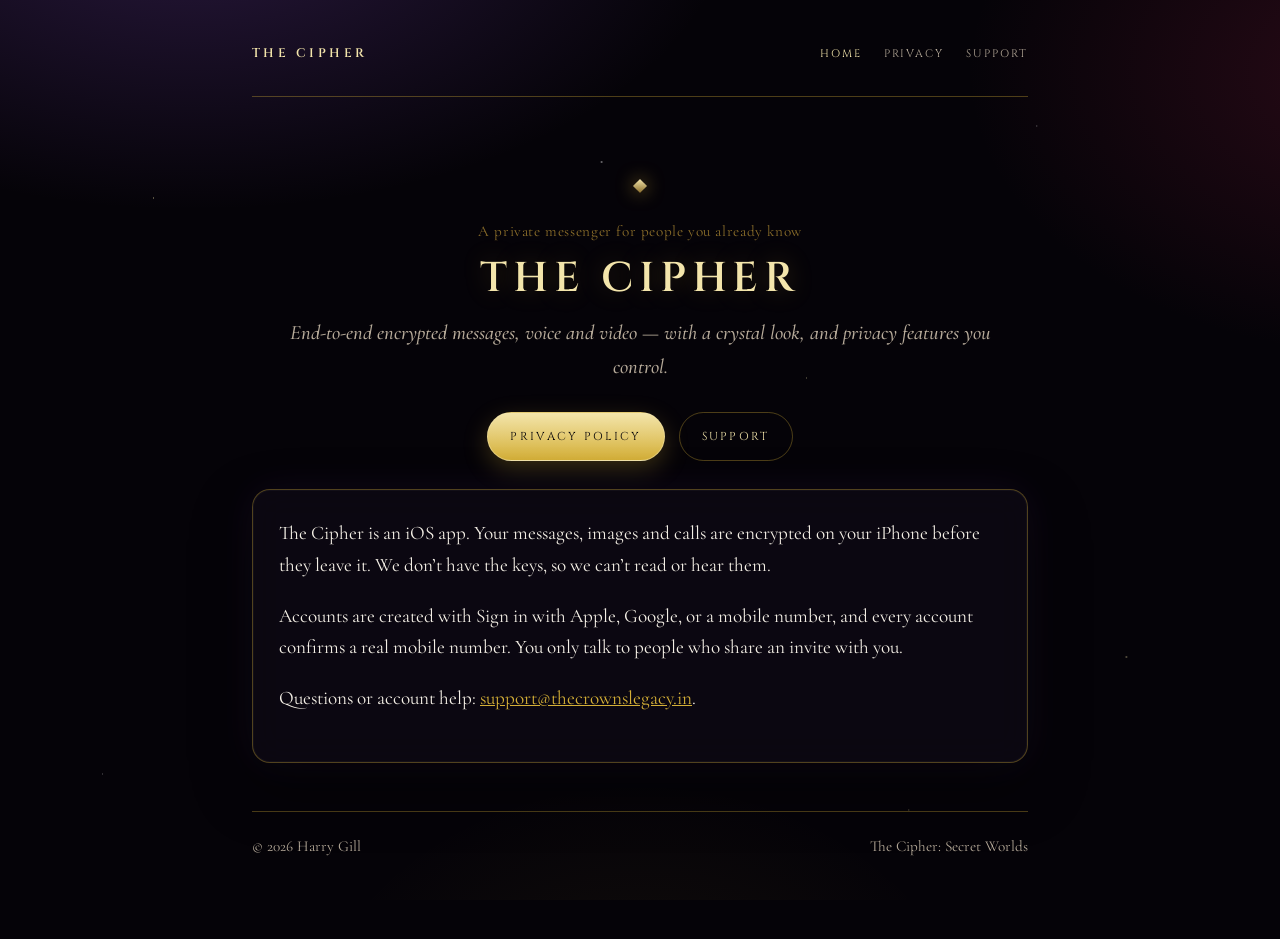
<file: index.html>
<!DOCTYPE html>
<html lang="en">
<head>
  <meta charset="utf-8">
  <meta name="viewport" content="width=device-width, initial-scale=1">
  <title>The Cipher: Secret Worlds</title>
  <meta name="description" content="The Cipher is a private, end-to-end encrypted messenger for iPhone. Privacy policy and support.">
  <meta name="theme-color" content="#050308">
  <link rel="stylesheet" href="styles.css">
  <link rel="icon" href="data:image/svg+xml,%3Csvg xmlns='http://www.w3.org/2000/svg' viewBox='0 0 16 16'%3E%3Crect x='5' y='5' width='6' height='6' fill='%23d4af37' transform='rotate(45 8 8)'/%3E%3C/svg%3E">
</head>
<body>
  <div class="stars" aria-hidden="true"></div>
  <div class="wrap">
  <header class="site">
    <a class="brand" href="index.html">The Cipher</a>
    <nav>
      <a href="index.html" aria-current="page">Home</a>
      <a href="privacy/" >Privacy</a>
      <a href="support/" >Support</a>
    </nav>
  </header>
    <section class="hero">
      <div class="mark" aria-hidden="true"></div>
      <p class="updated">A private messenger for people you already know</p>
      <h1>The Cipher</h1>
      <p class="lede">End-to-end encrypted messages, voice and video — with a crystal look, and privacy features you control.</p>
      <div class="actions">
        <a class="btn" href="privacy/">Privacy Policy</a>
        <a class="btn ghost" href="support/">Support</a>
      </div>
    </section>
    <div class="panel">
      <p>The Cipher is an iOS app. Your messages, images and calls are encrypted on your iPhone before they leave it. We don’t have the keys, so we can’t read or hear them.</p>
      <p>Accounts are created with Sign in with Apple, Google, or a mobile number, and every account confirms a real mobile number. You only talk to people who share an invite with you.</p>
      <p>Questions or account help: <a href="mailto:support@thecrownslegacy.in">support@thecrownslegacy.in</a>.</p>
    </div>
  <footer class="site">
    <span>© 2026 Harry Gill</span>
    <span>The Cipher: Secret Worlds</span>
  </footer>
  </div>
</body>
</html>
</file>
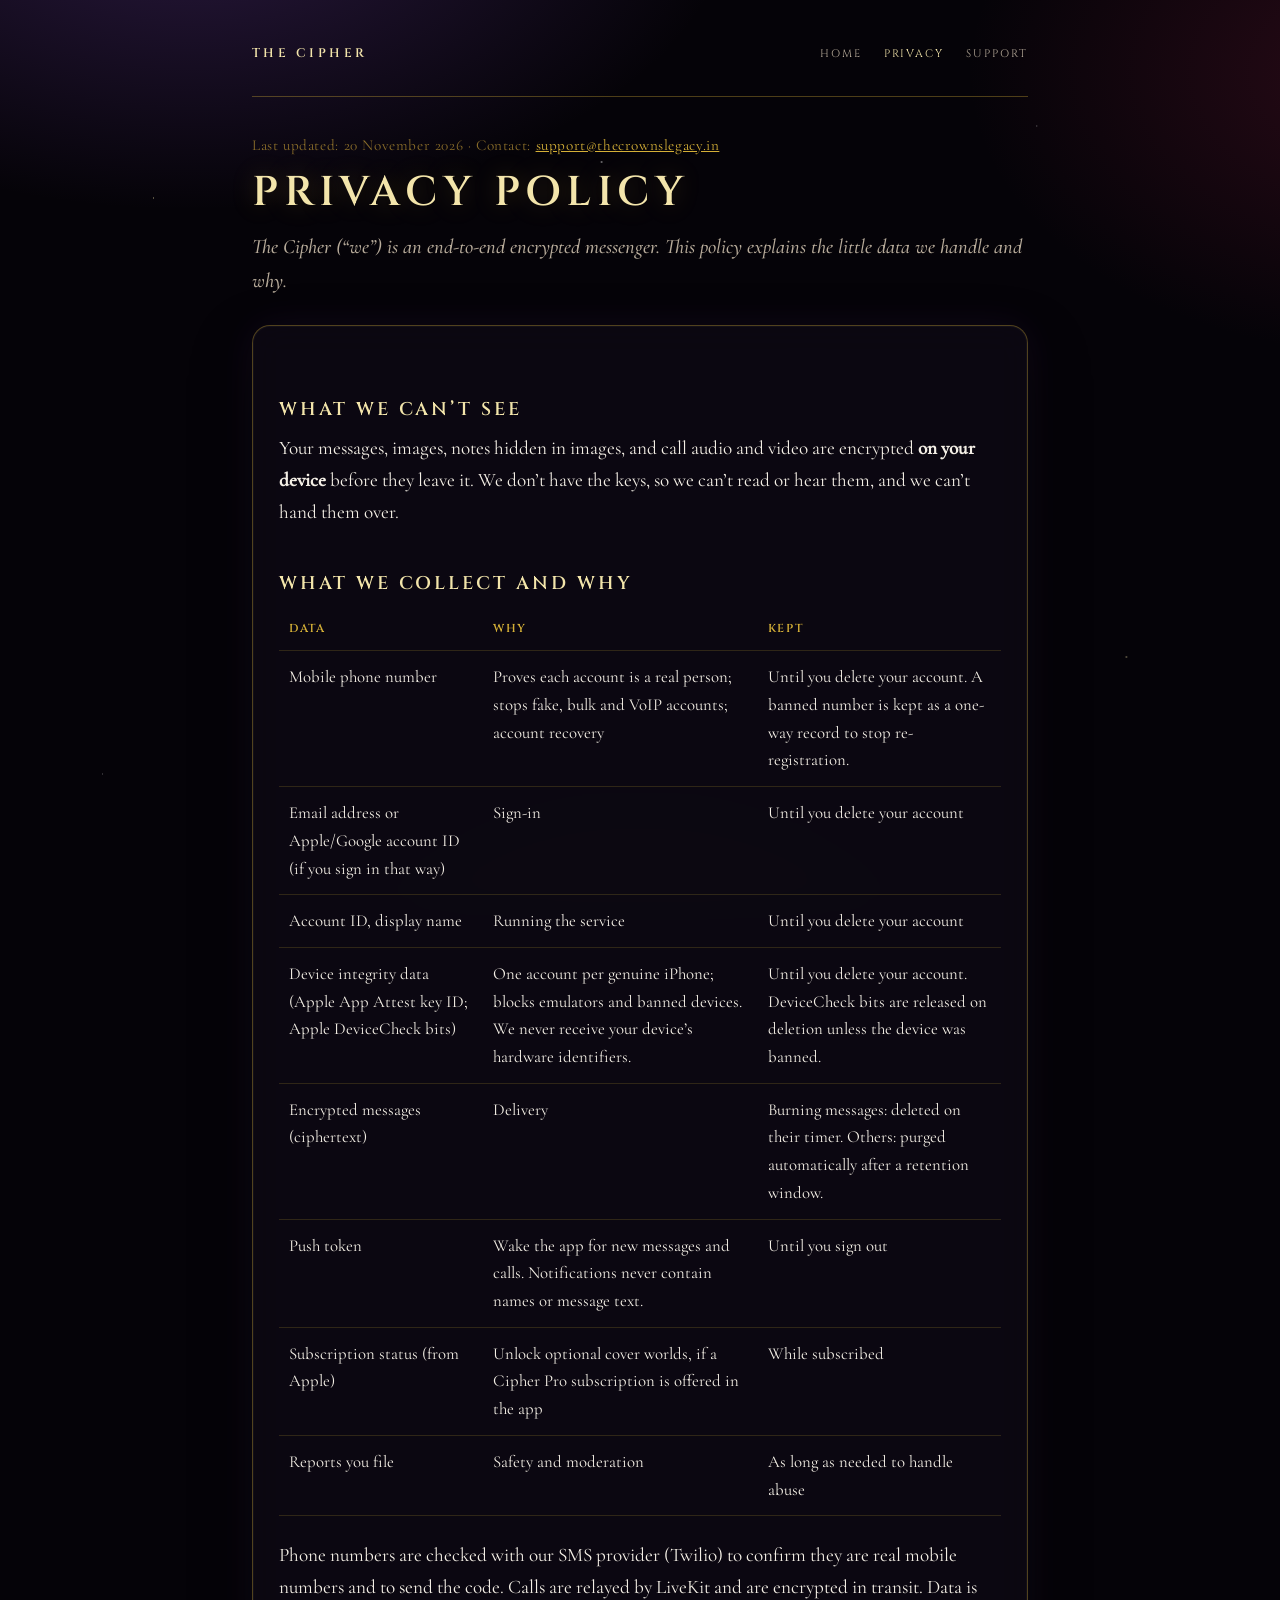
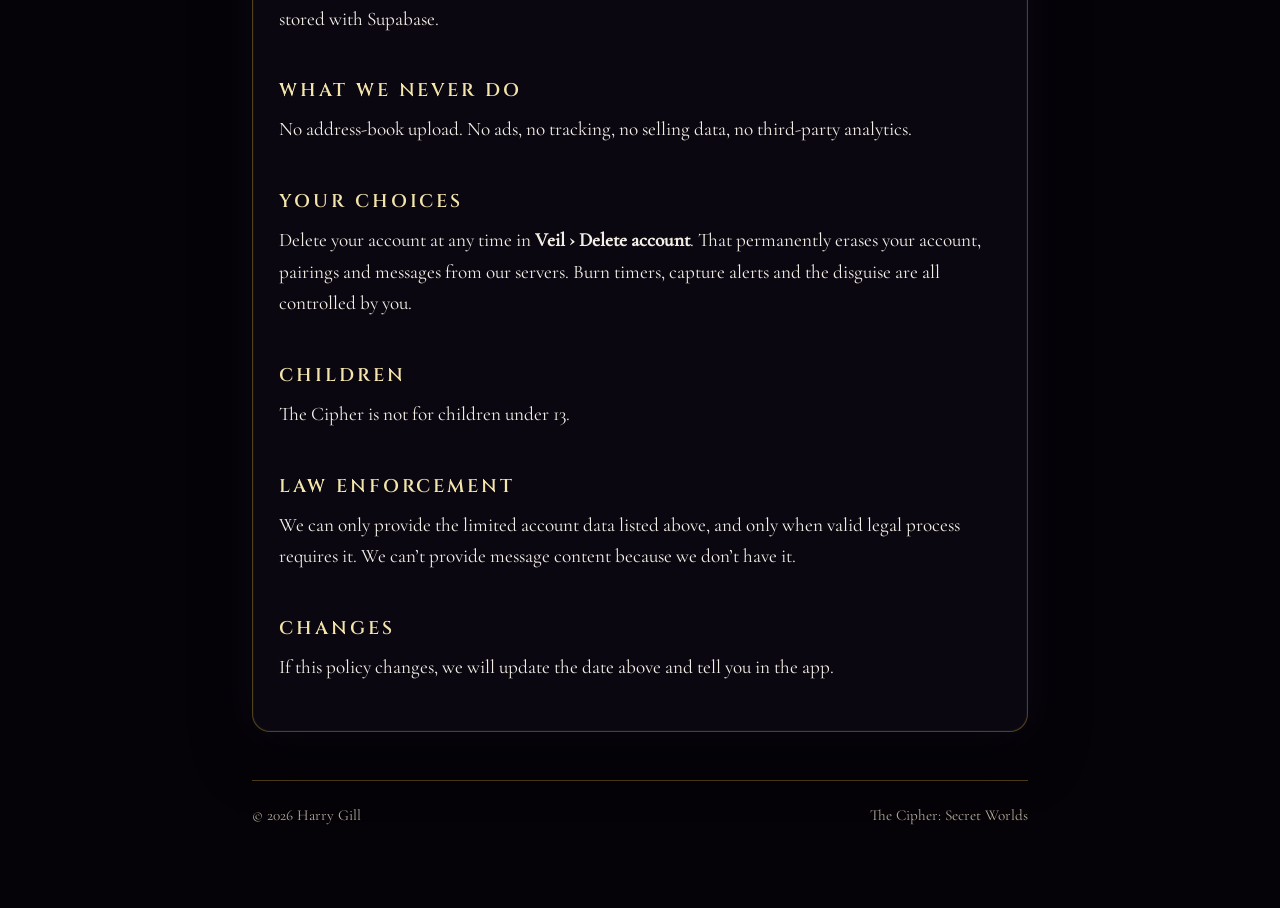
<file: privacy/index.html>
<!DOCTYPE html>
<html lang="en">
<head>
  <meta charset="utf-8">
  <meta name="viewport" content="width=device-width, initial-scale=1">
  <title>Privacy Policy — The Cipher</title>
  <meta name="description" content="Privacy policy for The Cipher, an end-to-end encrypted iPhone messenger.">
  <meta name="theme-color" content="#050308">
  <link rel="stylesheet" href="../styles.css">
  <link rel="icon" href="data:image/svg+xml,%3Csvg xmlns='http://www.w3.org/2000/svg' viewBox='0 0 16 16'%3E%3Crect x='5' y='5' width='6' height='6' fill='%23d4af37' transform='rotate(45 8 8)'/%3E%3C/svg%3E">
</head>
<body>
  <div class="stars" aria-hidden="true"></div>
  <div class="wrap">
  <header class="site">
    <a class="brand" href="../index.html">The Cipher</a>
    <nav>
      <a href="../index.html" >Home</a>
      <a href="index.html" aria-current="page">Privacy</a>
      <a href="../support/" >Support</a>
    </nav>
  </header>
    <p class="updated">Last updated: 20 November 2026 · Contact: <a href="mailto:support@thecrownslegacy.in">support@thecrownslegacy.in</a></p>
    <h1>Privacy Policy</h1>
    <p class="lede">The Cipher (“we”) is an end-to-end encrypted messenger. This policy explains the little data we handle and why.</p>
    <div class="panel">
      <h2>What we can’t see</h2>
      <p>Your messages, images, notes hidden in images, and call audio and video are encrypted <strong>on your device</strong> before they leave it. We don’t have the keys, so we can’t read or hear them, and we can’t hand them over.</p>

      <h2>What we collect and why</h2>
      <table>
        <thead><tr><th>Data</th><th>Why</th><th>Kept</th></tr></thead>
        <tbody>
          <tr><td>Mobile phone number</td><td>Proves each account is a real person; stops fake, bulk and VoIP accounts; account recovery</td><td>Until you delete your account. A banned number is kept as a one-way record to stop re-registration.</td></tr>
          <tr><td>Email address or Apple/Google account ID (if you sign in that way)</td><td>Sign-in</td><td>Until you delete your account</td></tr>
          <tr><td>Account ID, display name</td><td>Running the service</td><td>Until you delete your account</td></tr>
          <tr><td>Device integrity data (Apple App Attest key ID; Apple DeviceCheck bits)</td><td>One account per genuine iPhone; blocks emulators and banned devices. We never receive your device’s hardware identifiers.</td><td>Until you delete your account. DeviceCheck bits are released on deletion unless the device was banned.</td></tr>
          <tr><td>Encrypted messages (ciphertext)</td><td>Delivery</td><td>Burning messages: deleted on their timer. Others: purged automatically after a retention window.</td></tr>
          <tr><td>Push token</td><td>Wake the app for new messages and calls. Notifications never contain names or message text.</td><td>Until you sign out</td></tr>
          <tr><td>Subscription status (from Apple)</td><td>Unlock optional cover worlds, if a Cipher Pro subscription is offered in the app</td><td>While subscribed</td></tr>
          <tr><td>Reports you file</td><td>Safety and moderation</td><td>As long as needed to handle abuse</td></tr>
        </tbody>
      </table>
      <p>Phone numbers are checked with our SMS provider (Twilio) to confirm they are real mobile numbers and to send the code. Calls are relayed by LiveKit and are encrypted in transit. Data is stored with Supabase.</p>

      <h2>What we never do</h2>
      <p>No address-book upload. No ads, no tracking, no selling data, no third-party analytics.</p>

      <h2>Your choices</h2>
      <p>Delete your account at any time in <strong>Veil › Delete account</strong>. That permanently erases your account, pairings and messages from our servers. Burn timers, capture alerts and the disguise are all controlled by you.</p>

      <h2>Children</h2>
      <p>The Cipher is not for children under 13.</p>

      <h2>Law enforcement</h2>
      <p>We can only provide the limited account data listed above, and only when valid legal process requires it. We can’t provide message content because we don’t have it.</p>

      <h2>Changes</h2>
      <p>If this policy changes, we will update the date above and tell you in the app.</p>
    </div>
  <footer class="site">
    <span>© 2026 Harry Gill</span>
    <span>The Cipher: Secret Worlds</span>
  </footer>
  </div>
</body>
</html>
</file>
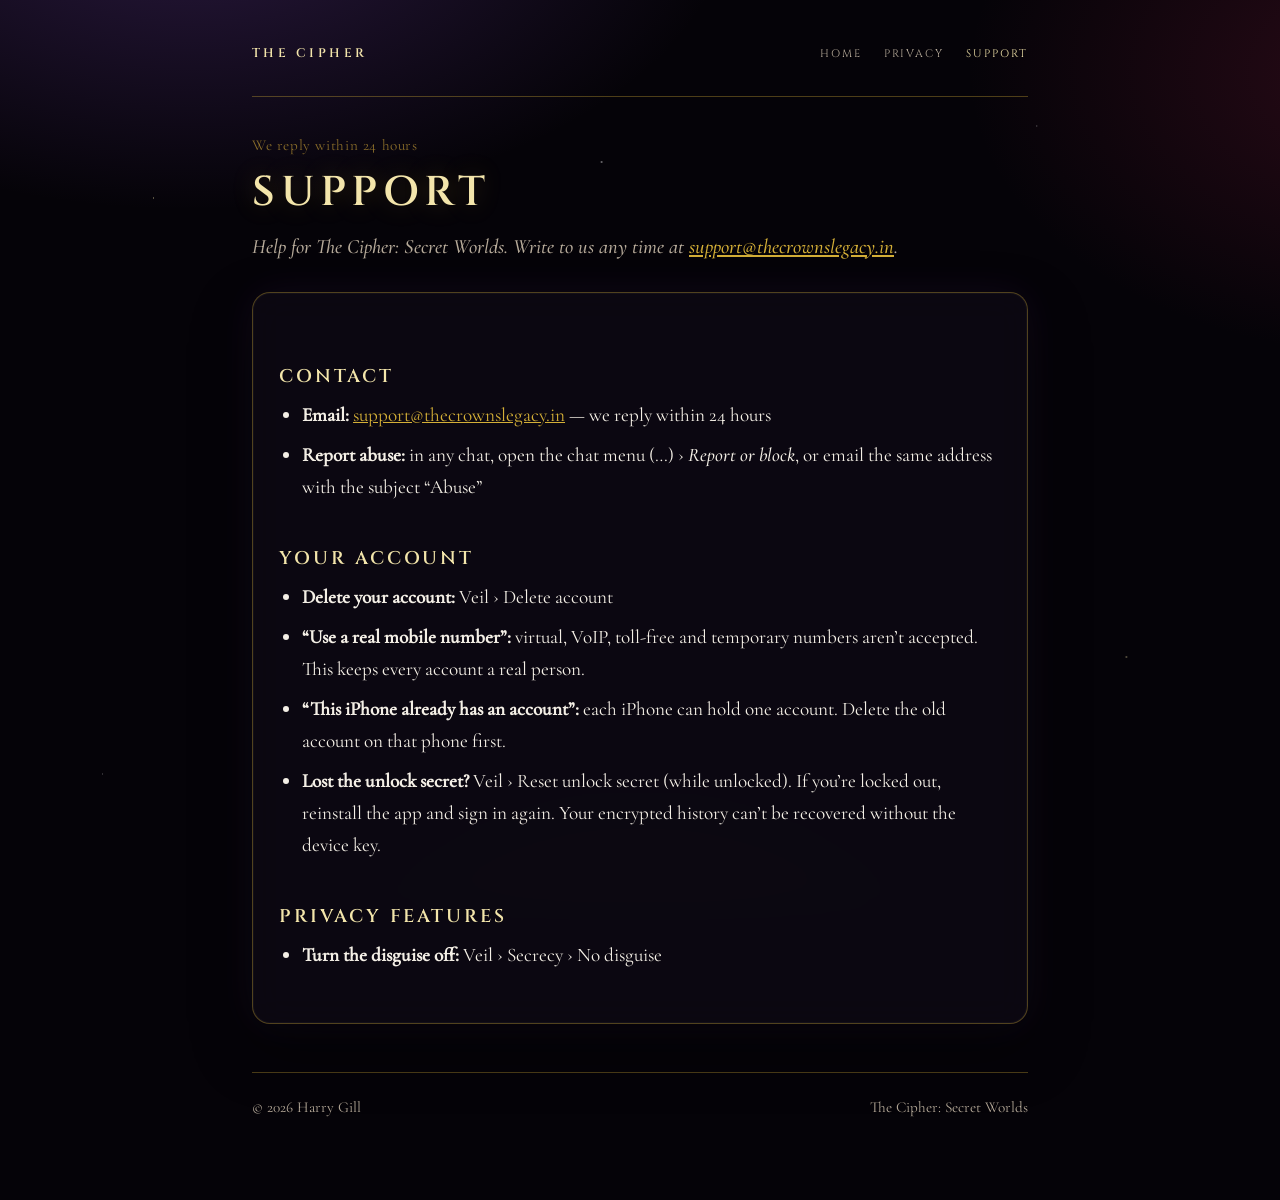
<file: support/index.html>
<!DOCTYPE html>
<html lang="en">
<head>
  <meta charset="utf-8">
  <meta name="viewport" content="width=device-width, initial-scale=1">
  <title>Support — The Cipher</title>
  <meta name="description" content="Support and account help for The Cipher. Email support@thecrownslegacy.in.">
  <meta name="theme-color" content="#050308">
  <link rel="stylesheet" href="../styles.css">
  <link rel="icon" href="data:image/svg+xml,%3Csvg xmlns='http://www.w3.org/2000/svg' viewBox='0 0 16 16'%3E%3Crect x='5' y='5' width='6' height='6' fill='%23d4af37' transform='rotate(45 8 8)'/%3E%3C/svg%3E">
</head>
<body>
  <div class="stars" aria-hidden="true"></div>
  <div class="wrap">
  <header class="site">
    <a class="brand" href="../index.html">The Cipher</a>
    <nav>
      <a href="../index.html" >Home</a>
      <a href="../privacy/" >Privacy</a>
      <a href="index.html" aria-current="page">Support</a>
    </nav>
  </header>
    <p class="updated">We reply within 24 hours</p>
    <h1>Support</h1>
    <p class="lede">Help for The Cipher: Secret Worlds. Write to us any time at <a href="mailto:support@thecrownslegacy.in">support@thecrownslegacy.in</a>.</p>
    <div class="panel">
      <h2>Contact</h2>
      <ul>
        <li><strong>Email:</strong> <a href="mailto:support@thecrownslegacy.in">support@thecrownslegacy.in</a> — we reply within 24 hours</li>
        <li><strong>Report abuse:</strong> in any chat, open the chat menu (…) › <em>Report or block</em>, or email the same address with the subject “Abuse”</li>
      </ul>

      <h2>Your account</h2>
      <ul>
        <li><strong>Delete your account:</strong> Veil › Delete account</li>
        <li><strong>“Use a real mobile number”:</strong> virtual, VoIP, toll-free and temporary numbers aren’t accepted. This keeps every account a real person.</li>
        <li><strong>“This iPhone already has an account”:</strong> each iPhone can hold one account. Delete the old account on that phone first.</li>
        <li><strong>Lost the unlock secret?</strong> Veil › Reset unlock secret (while unlocked). If you’re locked out, reinstall the app and sign in again. Your encrypted history can’t be recovered without the device key.</li>
      </ul>

      <h2>Privacy features</h2>
      <ul>
        <li><strong>Turn the disguise off:</strong> Veil › Secrecy › No disguise</li>
      </ul>
    </div>
  <footer class="site">
    <span>© 2026 Harry Gill</span>
    <span>The Cipher: Secret Worlds</span>
  </footer>
  </div>
</body>
</html>
</file>
<file: styles.css>
@font-face {
  font-family: "Cinzel";
  src: url("fonts/cinzel-400.woff2") format("woff2");
  font-weight: 400;
  font-style: normal;
  font-display: swap;
}
@font-face {
  font-family: "Cinzel";
  src: url("fonts/cinzel-600.woff2") format("woff2");
  font-weight: 600;
  font-style: normal;
  font-display: swap;
}
@font-face {
  font-family: "Cormorant Garamond";
  src: url("fonts/cormorant-400.woff2") format("woff2");
  font-weight: 400;
  font-style: normal;
  font-display: swap;
}
@font-face {
  font-family: "Cormorant Garamond";
  src: url("fonts/cormorant-500.woff2") format("woff2");
  font-weight: 500;
  font-style: normal;
  font-display: swap;
}
@font-face {
  font-family: "Cormorant Garamond";
  src: url("fonts/cormorant-500-italic.woff2") format("woff2");
  font-weight: 500;
  font-style: italic;
  font-display: swap;
}

:root {
  --void: #050308;
  --ink: #0a0710;
  --gold: #d4af37;
  --gold-light: #f3e5ab;
  --gold-dim: #8a6d2a;
  --amethyst: #6b3fa0;
  --nebula: #2a1038;
  --crimson: #8b1e3f;
  --text: #f4efe6;
  --muted: #b7ab9a;
  --glass: rgba(14, 10, 22, 0.72);
  --line: rgba(212, 175, 55, 0.35);
}

* { box-sizing: border-box; }
html, body { margin: 0; padding: 0; }
body {
  min-height: 100vh;
  color: var(--text);
  font-family: "Cormorant Garamond", "Palatino Linotype", Palatino, Georgia, serif;
  font-size: 1.2rem;
  line-height: 1.65;
  background:
    radial-gradient(900px 500px at 15% -10%, rgba(107, 63, 160, 0.35), transparent 60%),
    radial-gradient(800px 520px at 110% 8%, rgba(139, 30, 63, 0.28), transparent 55%),
    radial-gradient(700px 600px at 50% 120%, rgba(212, 175, 55, 0.08), transparent 50%),
    var(--void);
  background-attachment: fixed;
}

.stars {
  pointer-events: none;
  position: fixed;
  inset: 0;
  background-image:
    radial-gradient(1px 1px at 12% 22%, rgba(243, 229, 171, 0.7), transparent),
    radial-gradient(1px 1px at 28% 68%, rgba(243, 229, 171, 0.45), transparent),
    radial-gradient(1.5px 1.5px at 47% 18%, rgba(255, 255, 255, 0.55), transparent),
    radial-gradient(1px 1px at 63% 42%, rgba(243, 229, 171, 0.5), transparent),
    radial-gradient(1px 1px at 81% 14%, rgba(255, 255, 255, 0.4), transparent),
    radial-gradient(1.5px 1.5px at 88% 73%, rgba(243, 229, 171, 0.45), transparent),
    radial-gradient(1px 1px at 8% 86%, rgba(255, 255, 255, 0.35), transparent),
    radial-gradient(1px 1px at 71% 90%, rgba(243, 229, 171, 0.4), transparent);
  z-index: 0;
}

.wrap {
  position: relative;
  z-index: 1;
  max-width: 820px;
  margin: 0 auto;
  padding: 28px 22px 80px;
}

header.site {
  display: flex;
  align-items: baseline;
  justify-content: space-between;
  gap: 16px;
  padding: 8px 0 28px;
  border-bottom: 1px solid var(--line);
  margin-bottom: 36px;
}

.brand {
  font-family: "Cinzel", "Didot", "Times New Roman", serif;
  font-weight: 600;
  letter-spacing: 0.28em;
  font-size: 0.78rem;
  color: var(--gold-light);
  text-decoration: none;
  text-transform: uppercase;
}

nav a {
  font-family: "Cinzel", serif;
  font-size: 0.68rem;
  letter-spacing: 0.18em;
  text-transform: uppercase;
  color: var(--muted);
  text-decoration: none;
  margin-left: 18px;
}
nav a:hover, nav a[aria-current="page"] { color: var(--gold-light); }

h1, h2, h3 {
  font-family: "Cinzel", "Didot", "Times New Roman", serif;
  font-weight: 600;
  color: var(--gold-light);
  letter-spacing: 0.08em;
  line-height: 1.25;
}
h1 {
  font-size: clamp(1.8rem, 4vw, 2.6rem);
  letter-spacing: 0.14em;
  text-transform: uppercase;
  margin: 0 0 12px;
  text-shadow: 0 0 24px rgba(212, 175, 55, 0.25);
}
h2 {
  font-size: 1.15rem;
  letter-spacing: 0.16em;
  text-transform: uppercase;
  margin: 36px 0 12px;
  padding-top: 8px;
}
h3 { font-size: 1rem; margin: 22px 0 8px; }
.lede {
  font-size: 1.28rem;
  font-style: italic;
  font-weight: 500;
  color: var(--muted);
  margin: 0 0 28px;
}
.updated { font-size: 0.95rem; color: var(--gold-dim); letter-spacing: 0.04em; margin-bottom: 8px; }

.panel {
  background: var(--glass);
  border: 1px solid var(--line);
  border-radius: 18px;
  padding: 28px 26px;
  box-shadow:
    0 0 0 1px rgba(255, 255, 255, 0.03) inset,
    0 24px 60px rgba(0, 0, 0, 0.45),
    0 0 40px rgba(107, 63, 160, 0.12);
  backdrop-filter: blur(16px);
}

p { margin: 0 0 1em; }
a { color: var(--gold); }
a:hover { color: var(--gold-light); }

table {
  width: 100%;
  border-collapse: collapse;
  margin: 8px 0 24px;
  font-size: 1.05rem;
}
th, td {
  text-align: left;
  vertical-align: top;
  padding: 12px 10px;
  border-bottom: 1px solid rgba(212, 175, 55, 0.18);
}
th {
  font-family: "Cinzel", serif;
  font-size: 0.72rem;
  letter-spacing: 0.14em;
  text-transform: uppercase;
  color: var(--gold);
  font-weight: 600;
}
ul, ol { margin: 0 0 1.2em; padding-left: 1.2em; }
li { margin: 0 0 0.45em; }

.hero {
  text-align: center;
  padding: 48px 8px 20px;
}
.hero .mark {
  display: inline-block;
  width: 10px;
  height: 10px;
  margin-bottom: 18px;
  background: linear-gradient(135deg, var(--gold-light), var(--gold-dim));
  transform: rotate(45deg);
  box-shadow: 0 0 18px rgba(212, 175, 55, 0.7);
}
.actions {
  display: flex;
  flex-wrap: wrap;
  gap: 14px;
  justify-content: center;
  margin: 28px 0 8px;
}
.btn {
  font-family: "Cinzel", serif;
  font-size: 0.72rem;
  letter-spacing: 0.2em;
  text-transform: uppercase;
  text-decoration: none;
  color: var(--void);
  background: linear-gradient(180deg, var(--gold-light), var(--gold));
  padding: 14px 22px;
  border-radius: 999px;
  border: 1px solid rgba(243, 229, 171, 0.5);
  box-shadow: 0 8px 24px rgba(212, 175, 55, 0.25);
}
.btn.ghost {
  color: var(--gold-light);
  background: transparent;
  border-color: var(--line);
  box-shadow: none;
}

footer.site {
  margin-top: 48px;
  padding-top: 22px;
  border-top: 1px solid var(--line);
  font-size: 0.95rem;
  color: var(--muted);
  display: flex;
  flex-wrap: wrap;
  justify-content: space-between;
  gap: 8px;
}

@media (max-width: 640px) {
  header.site { flex-direction: column; align-items: flex-start; }
  nav a { margin: 0 18px 0 0; }
  table, thead, tbody, th, td, tr { display: block; }
  th { padding-bottom: 2px; }
  td { padding-top: 2px; border-bottom: 1px solid rgba(212, 175, 55, 0.18); margin-bottom: 10px; }
}
</file>
